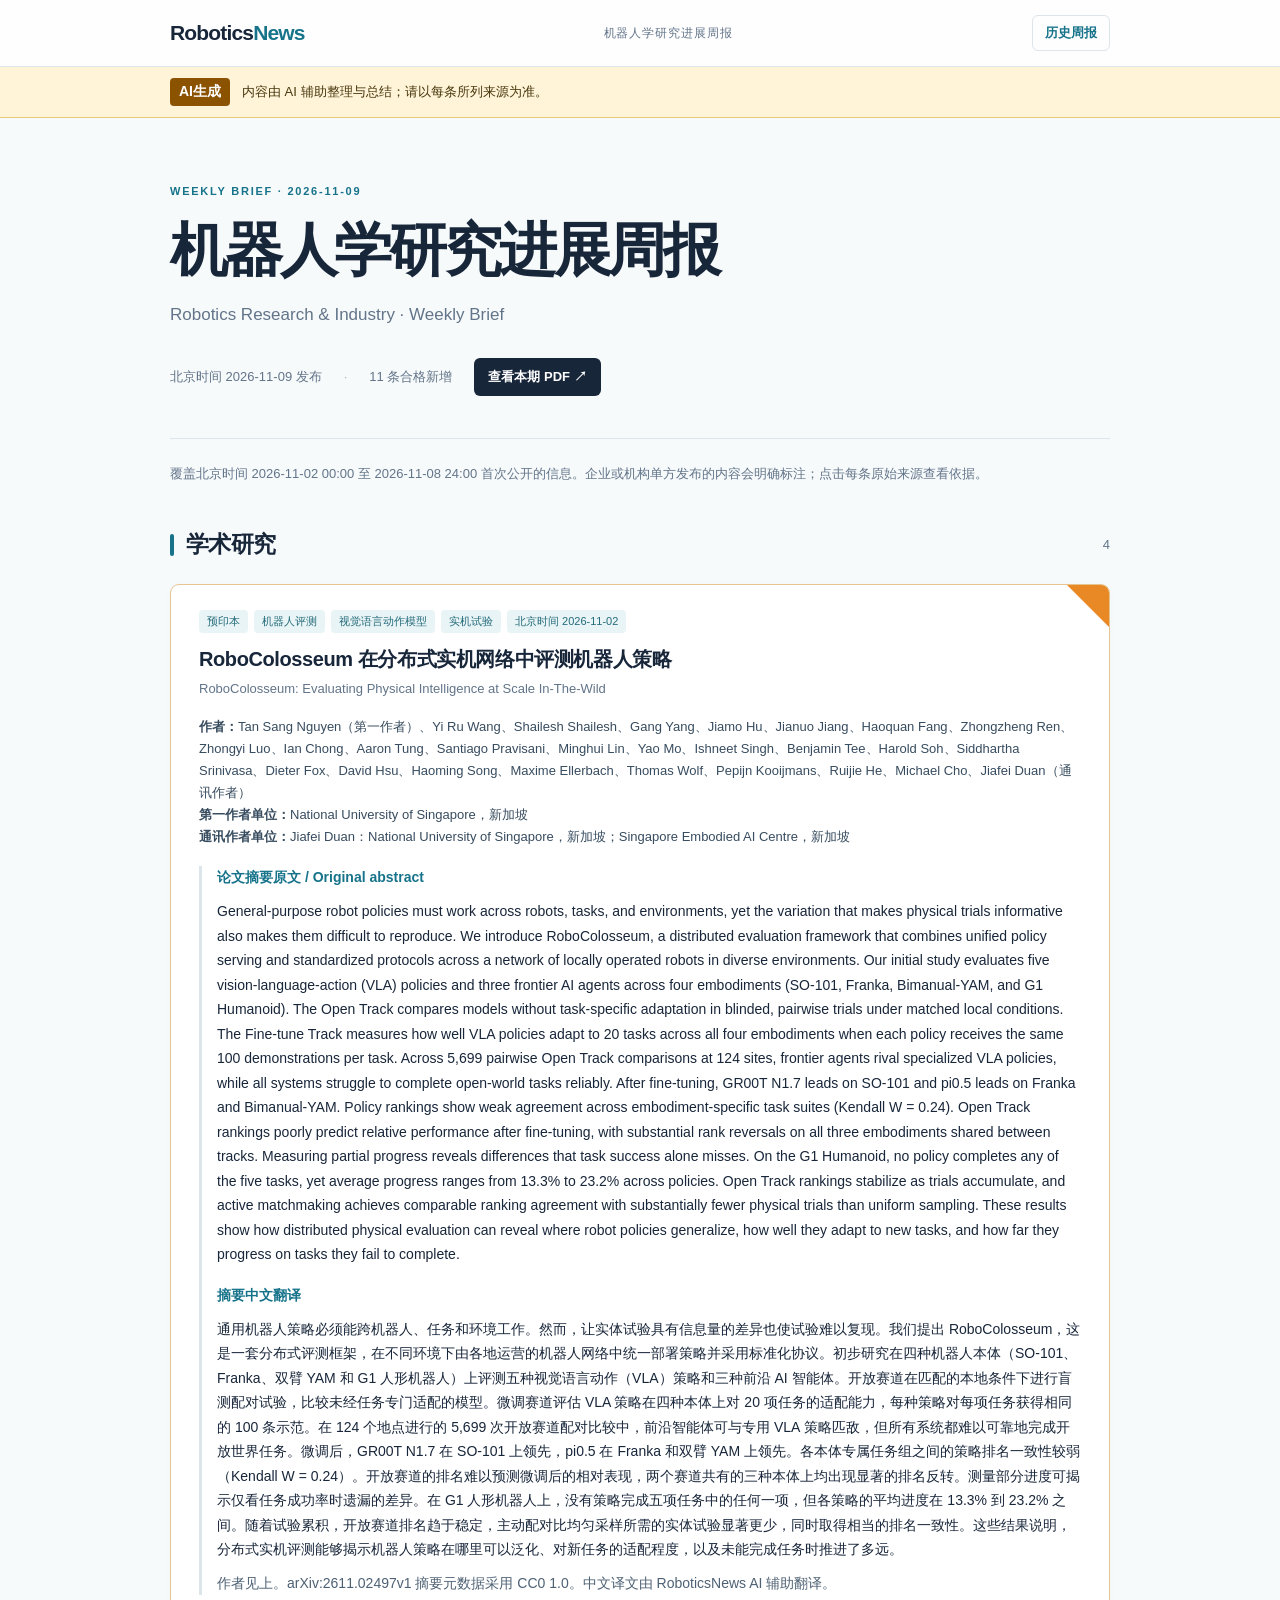
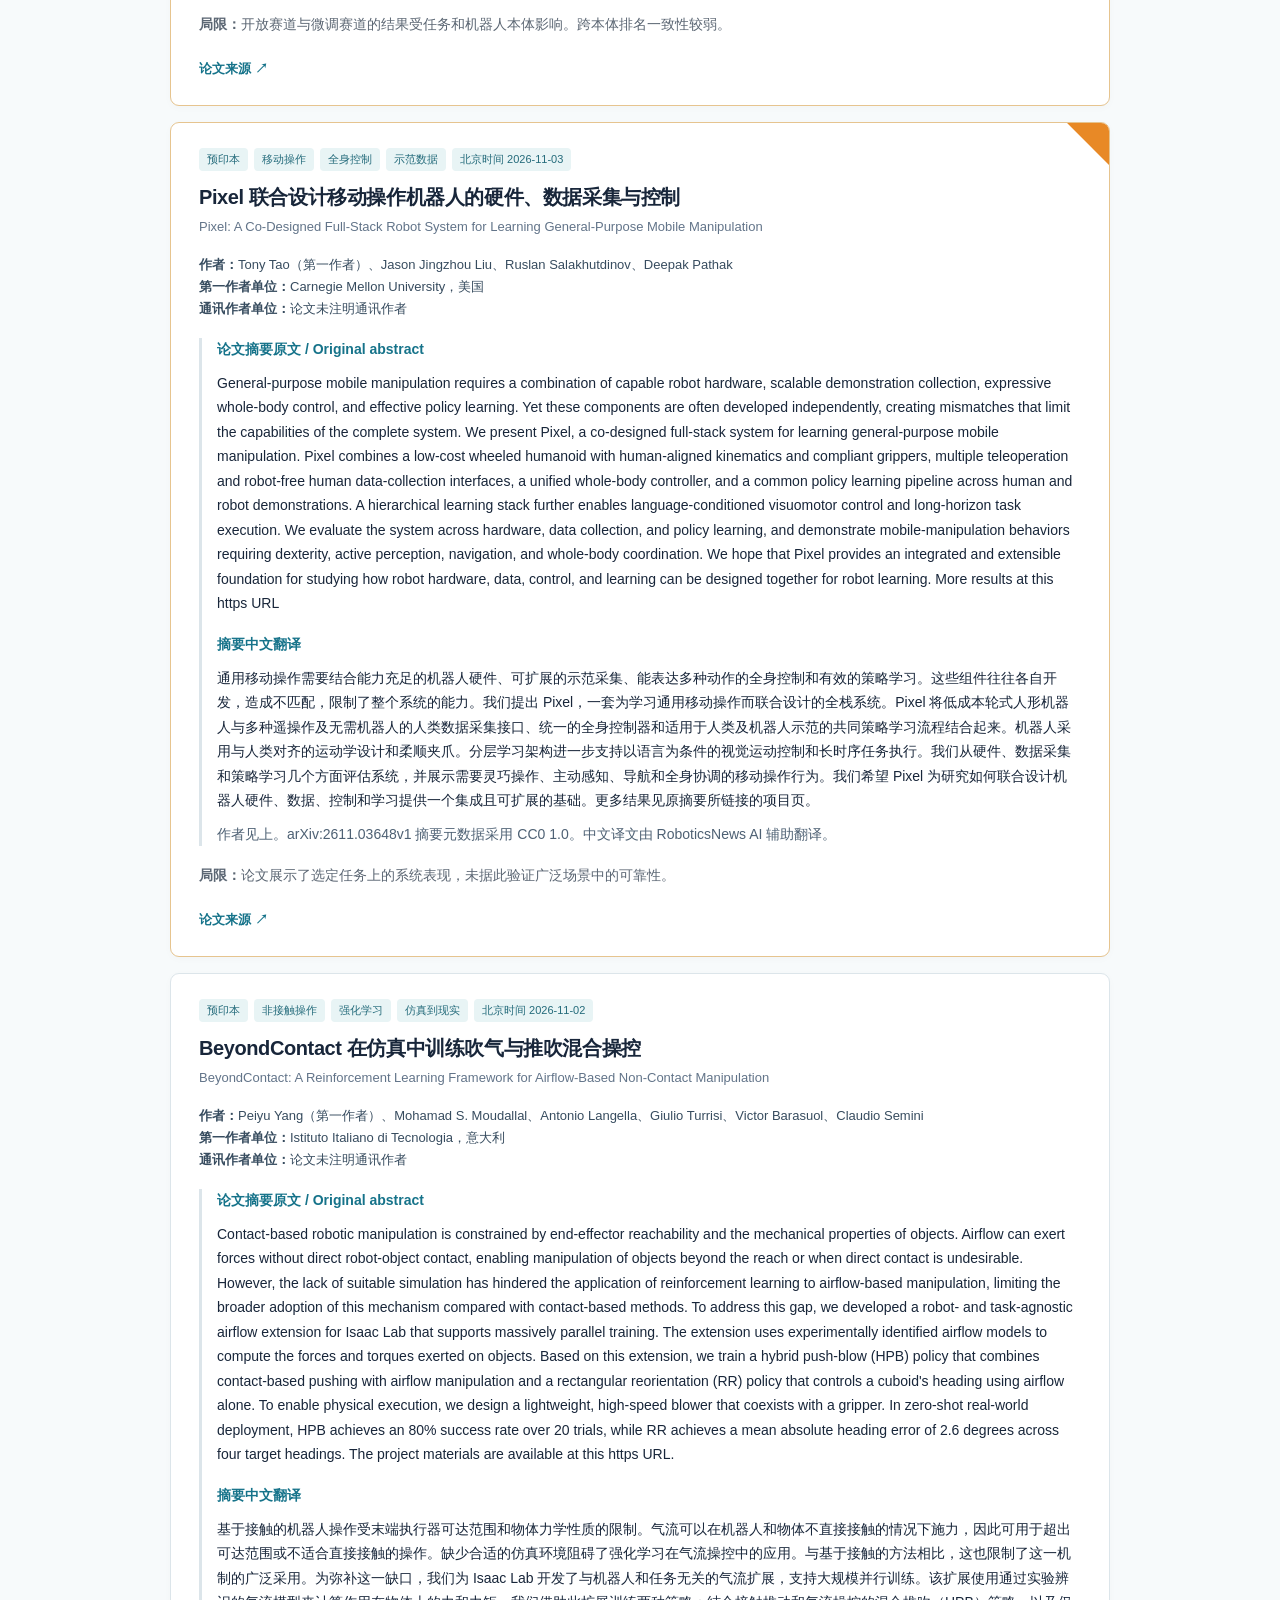
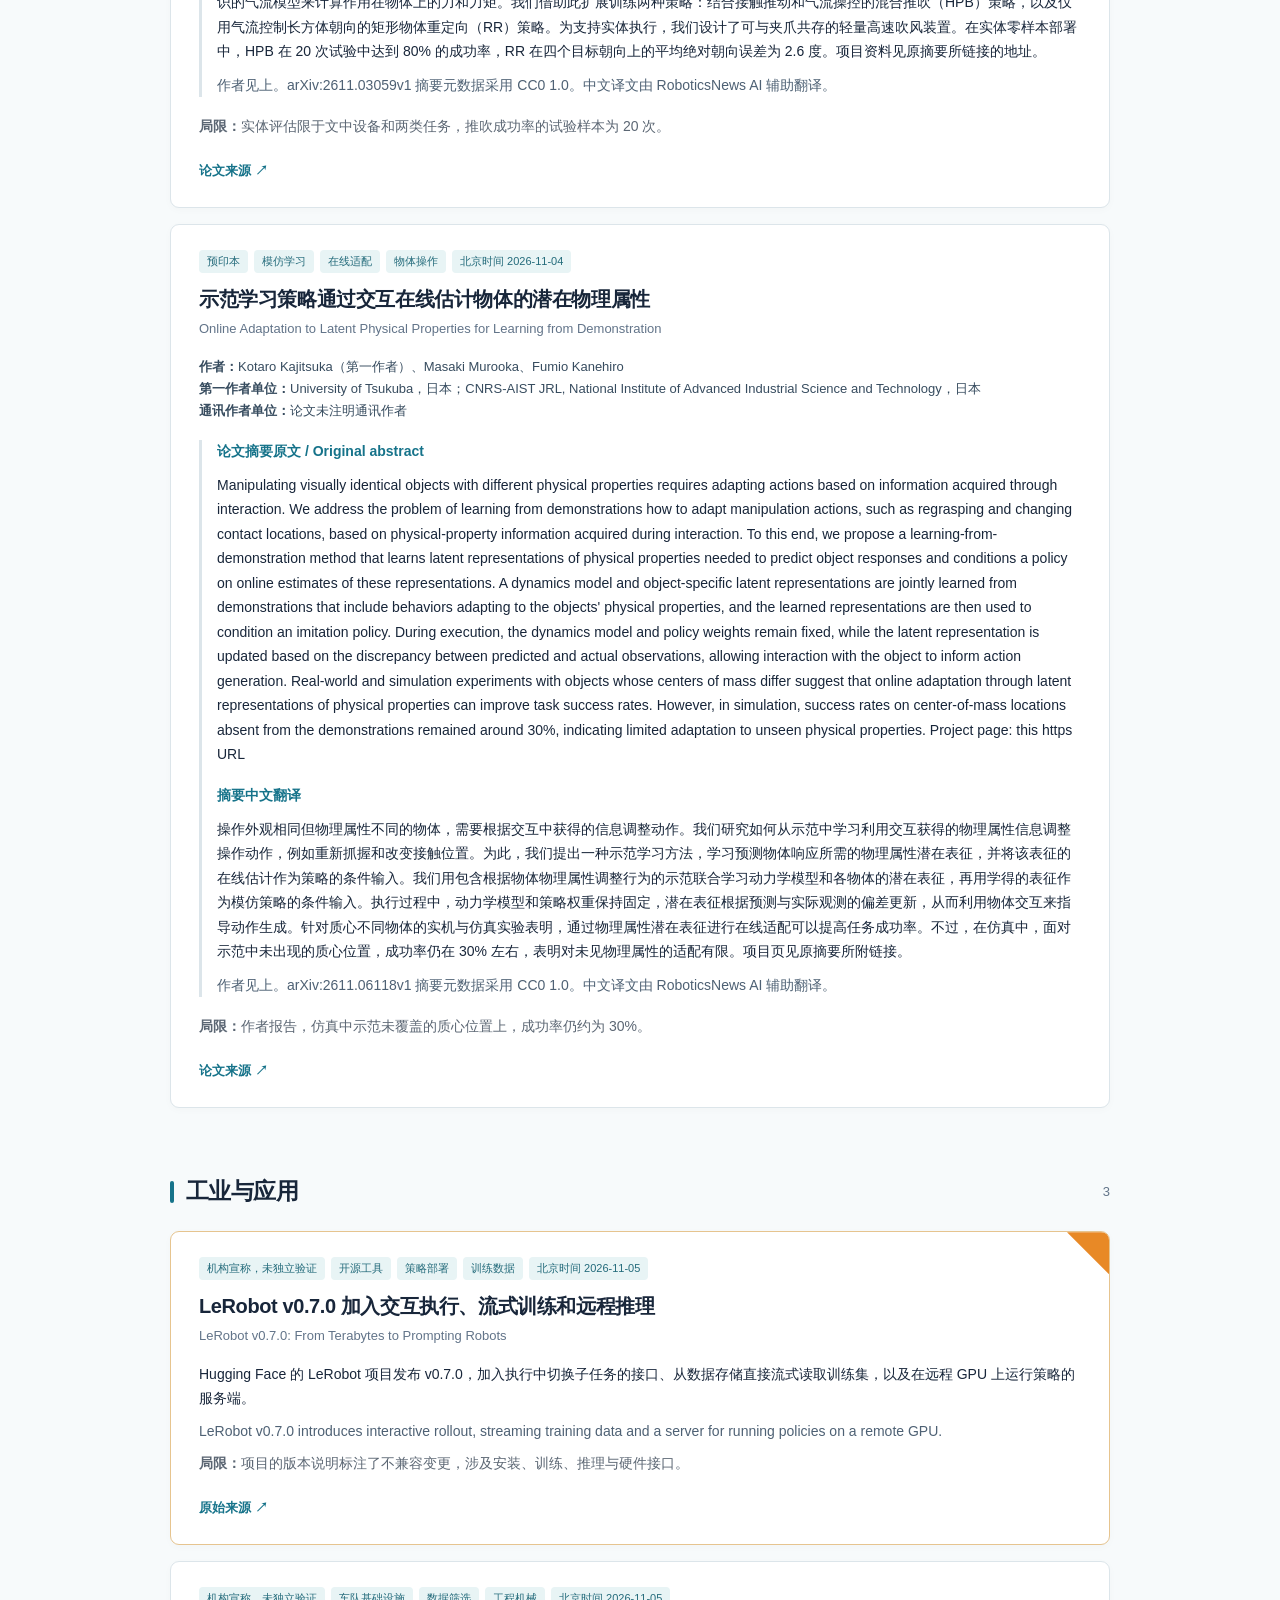
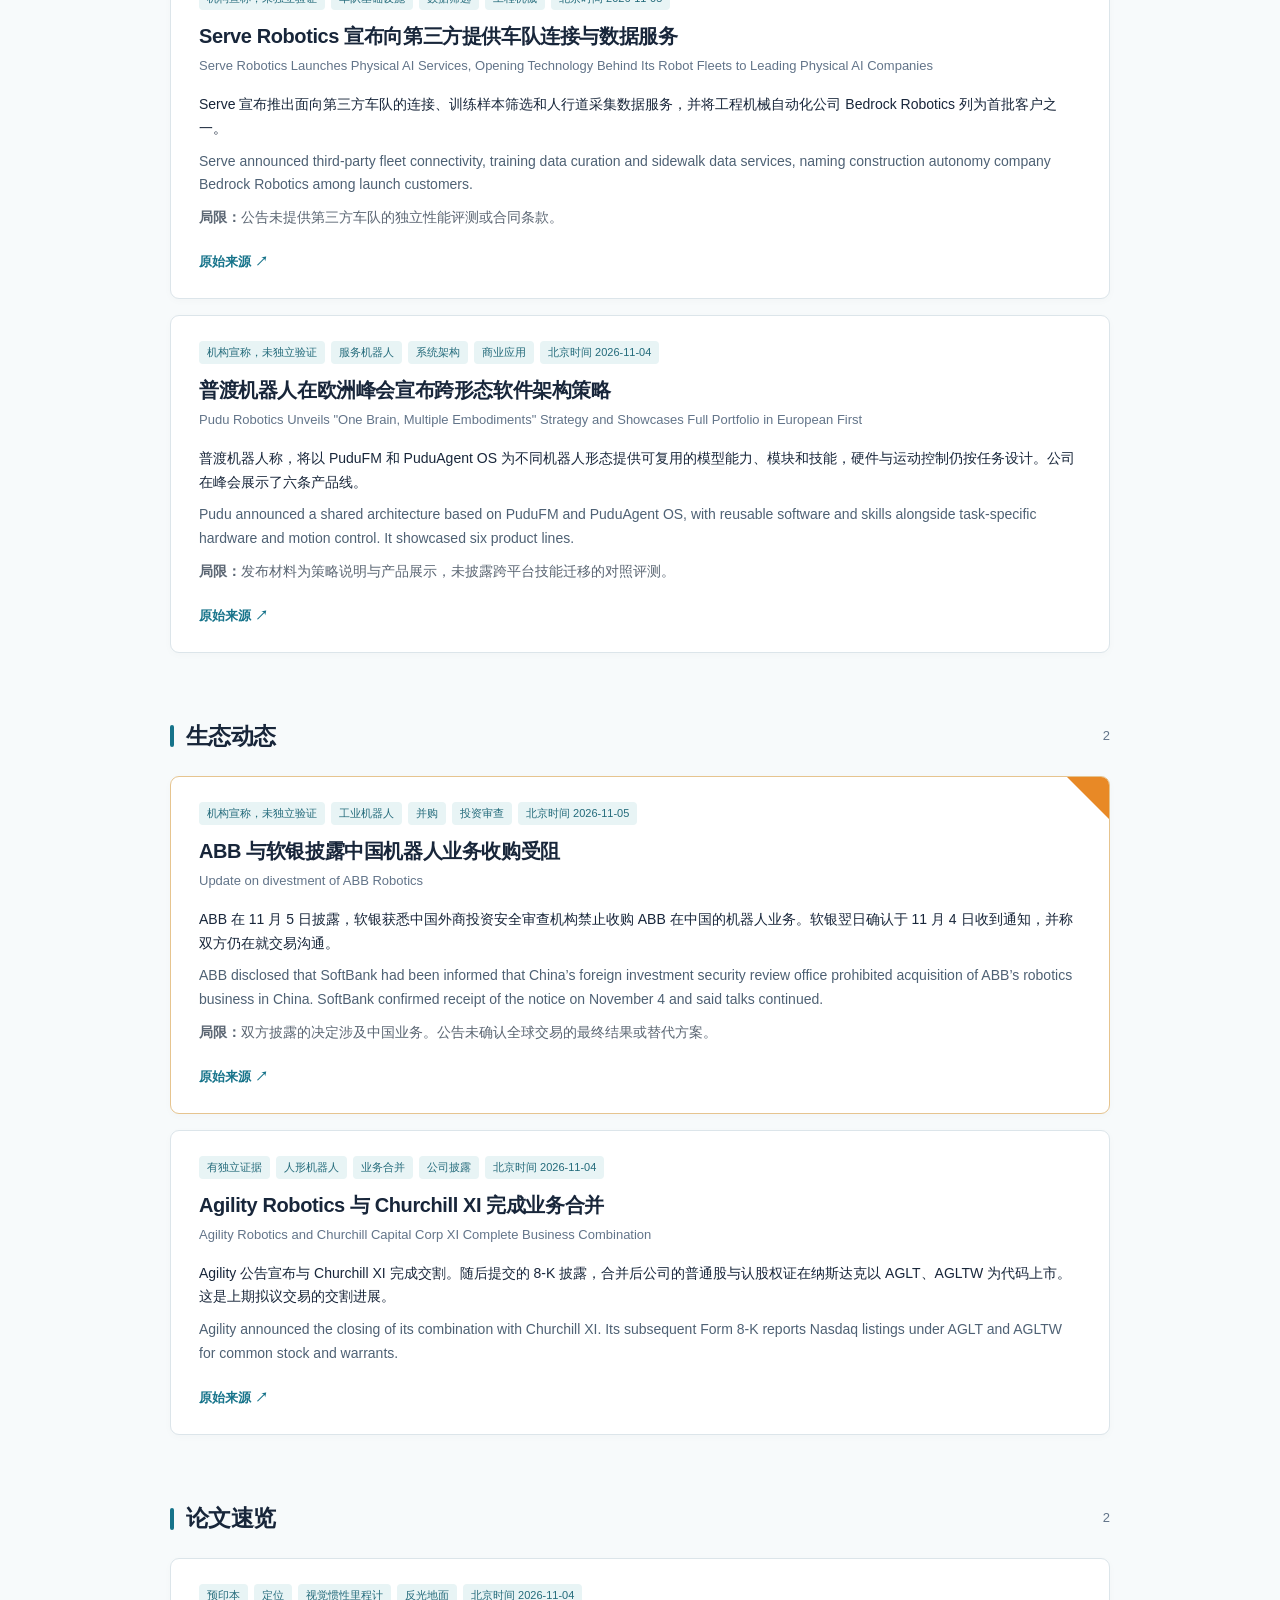
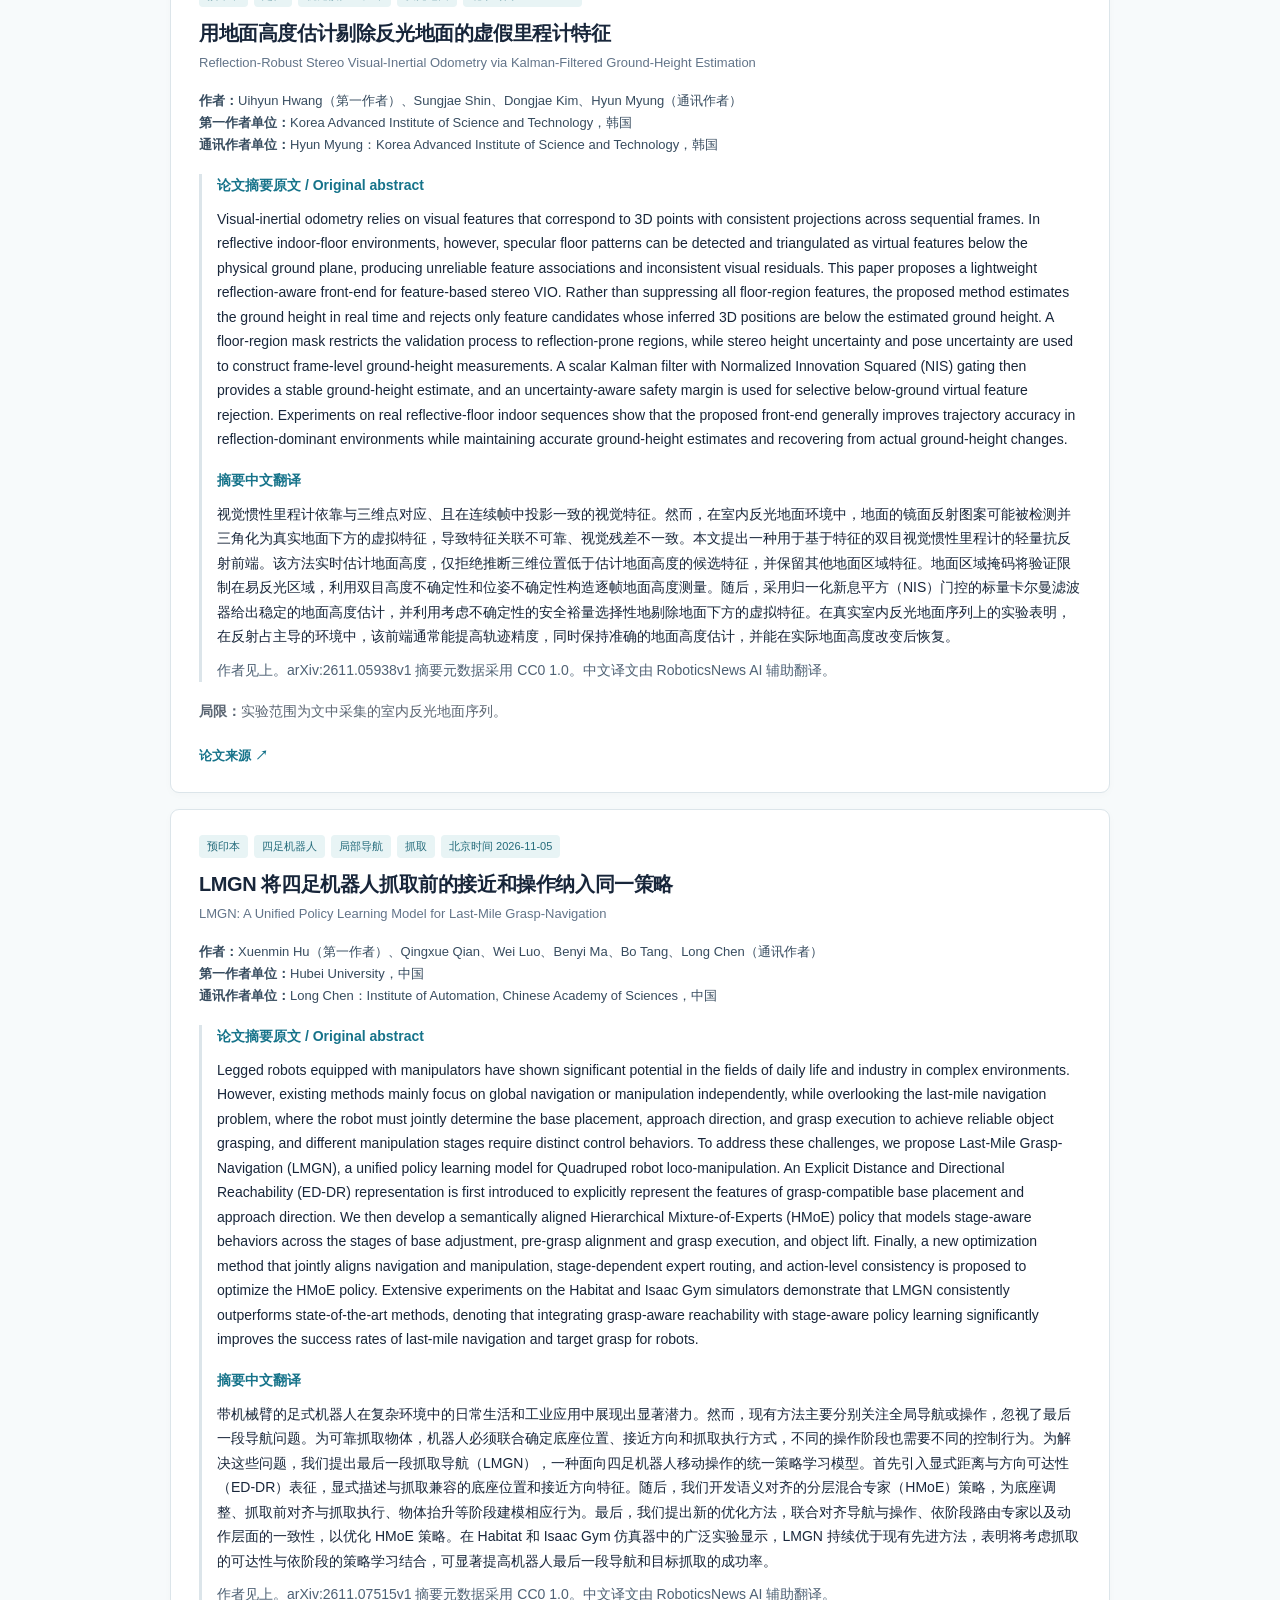
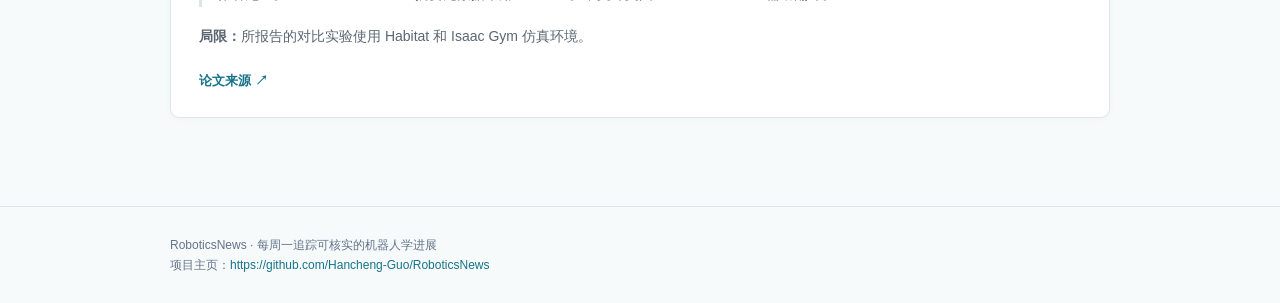
<file: site/index.html>
<!doctype html><html lang="zh-CN"><head><meta charset="utf-8"><meta name="viewport" content="width=device-width, initial-scale=1"><meta name="description" content="机器人学研究进展周报：论文、技术和产业动态"><title>2026-11-09 周报 · RoboticsNews</title><link rel="stylesheet" href="style.css"></head><body><header class="site-header"><div class="shell header-inner"><a class="brand" href="index.html">Robotics<span>News</span></a><span class="header-note">机器人学研究进展周报</span><nav aria-label="主导航"><a class="header-action" href="archive.html">历史周报</a></nav></div></header><div class="ai-disclosure" role="note"><div class="shell"><strong>AI生成</strong><span>内容由 AI 辅助整理与总结；请以每条所列来源为准。</span></div></div><main class="shell"><section class="hero"><div class="eyebrow">WEEKLY BRIEF · 2026-11-09</div><h1>机器人学研究进展周报</h1><p class="hero-sub">Robotics Research & Industry · Weekly Brief</p><div class="hero-meta"><span>北京时间 2026-11-09 发布</span><span>11 条合格新增</span><a class="pdf-link" href="https://hancheng-guo.github.io/RoboticsNews/digests/2026-11-09.pdf" target="_blank" rel="noopener noreferrer">查看本期 PDF ↗</a></div></section><p class="issue-note">覆盖北京时间 2026-11-02 00:00 至 2026-11-08 24:00 首次公开的信息。企业或机构单方发布的内容会明确标注；点击每条原始来源查看依据。</p><section class="content-section"><div class="section-title"><span class="section-mark"></span><h2>学术研究</h2><span class="section-count">4</span></div><div class="entries"><article class="entry featured" id="arxiv-2611.02497"><span class="featured-corner" role="img" aria-label="重点条目" title="重点条目"></span><div class="tags"><span class="tag">预印本</span><span class="tag">机器人评测</span><span class="tag">视觉语言动作模型</span><span class="tag">实机试验</span><span class="tag">北京时间 2026-11-02</span></div><h3>RoboColosseum 在分布式实机网络中评测机器人策略</h3><p class="entry-en-title">RoboColosseum: Evaluating Physical Intelligence at Scale In-The-Wild</p><p class="paper-affiliation"><strong>作者：</strong>Tan Sang Nguyen（第一作者）、Yi Ru Wang、Shailesh Shailesh、Gang Yang、Jiamo Hu、Jianuo Jiang、Haoquan Fang、Zhongzheng Ren、Zhongyi Luo、Ian Chong、Aaron Tung、Santiago Pravisani、Minghui Lin、Yao Mo、Ishneet Singh、Benjamin Tee、Harold Soh、Siddhartha Srinivasa、Dieter Fox、David Hsu、Haoming Song、Maxime Ellerbach、Thomas Wolf、Pepijn Kooijmans、Ruijie He、Michael Cho、Jiafei Duan（通讯作者）<br><strong>第一作者单位：</strong>National University of Singapore，新加坡<br><strong>通讯作者单位：</strong>Jiafei Duan：National University of Singapore，新加坡；Singapore Embodied AI Centre，新加坡</p><div class="paper-abstract"><h4>论文摘要原文 / Original abstract</h4><p lang="en">General-purpose robot policies must work across robots, tasks, and environments, yet the variation that makes physical trials informative also makes them difficult to reproduce. We introduce RoboColosseum, a distributed evaluation framework that combines unified policy serving and standardized protocols across a network of locally operated robots in diverse environments. Our initial study evaluates five vision-language-action (VLA) policies and three frontier AI agents across four embodiments (SO-101, Franka, Bimanual-YAM, and G1 Humanoid). The Open Track compares models without task-specific adaptation in blinded, pairwise trials under matched local conditions. The Fine-tune Track measures how well VLA policies adapt to 20 tasks across all four embodiments when each policy receives the same 100 demonstrations per task. Across 5,699 pairwise Open Track comparisons at 124 sites, frontier agents rival specialized VLA policies, while all systems struggle to complete open-world tasks reliably. After fine-tuning, GR00T N1.7 leads on SO-101 and pi0.5 leads on Franka and Bimanual-YAM. Policy rankings show weak agreement across embodiment-specific task suites (Kendall W = 0.24). Open Track rankings poorly predict relative performance after fine-tuning, with substantial rank reversals on all three embodiments shared between tracks. Measuring partial progress reveals differences that task success alone misses. On the G1 Humanoid, no policy completes any of the five tasks, yet average progress ranges from 13.3% to 23.2% across policies. Open Track rankings stabilize as trials accumulate, and active matchmaking achieves comparable ranking agreement with substantially fewer physical trials than uniform sampling. These results show how distributed physical evaluation can reveal where robot policies generalize, how well they adapt to new tasks, and how far they progress on tasks they fail to complete.</p><h4>摘要中文翻译</h4><p lang="zh-CN">通用机器人策略必须能跨机器人、任务和环境工作。然而，让实体试验具有信息量的差异也使试验难以复现。我们提出 RoboColosseum，这是一套分布式评测框架，在不同环境下由各地运营的机器人网络中统一部署策略并采用标准化协议。初步研究在四种机器人本体（SO-101、Franka、双臂 YAM 和 G1 人形机器人）上评测五种视觉语言动作（VLA）策略和三种前沿 AI 智能体。开放赛道在匹配的本地条件下进行盲测配对试验，比较未经任务专门适配的模型。微调赛道评估 VLA 策略在四种本体上对 20 项任务的适配能力，每种策略对每项任务获得相同的 100 条示范。在 124 个地点进行的 5,699 次开放赛道配对比较中，前沿智能体可与专用 VLA 策略匹敌，但所有系统都难以可靠地完成开放世界任务。微调后，GR00T N1.7 在 SO-101 上领先，pi0.5 在 Franka 和双臂 YAM 上领先。各本体专属任务组之间的策略排名一致性较弱（Kendall W = 0.24）。开放赛道的排名难以预测微调后的相对表现，两个赛道共有的三种本体上均出现显著的排名反转。测量部分进度可揭示仅看任务成功率时遗漏的差异。在 G1 人形机器人上，没有策略完成五项任务中的任何一项，但各策略的平均进度在 13.3% 到 23.2% 之间。随着试验累积，开放赛道排名趋于稳定，主动配对比均匀采样所需的实体试验显著更少，同时取得相当的排名一致性。这些结果说明，分布式实机评测能够揭示机器人策略在哪里可以泛化、对新任务的适配程度，以及未能完成任务时推进了多远。</p><p class="entry-en">作者见上。arXiv:2611.02497v1 摘要元数据采用 CC0 1.0。中文译文由 RoboticsNews AI 辅助翻译。</p></div><p class="limitations"><strong>局限：</strong>开放赛道与微调赛道的结果受任务和机器人本体影响。跨本体排名一致性较弱。</p><div class="entry-links"><a href="https://arxiv.org/abs/2611.02497v1" target="_blank" rel="noopener noreferrer">论文来源 ↗</a></div></article><article class="entry featured" id="arxiv-2611.03648"><span class="featured-corner" role="img" aria-label="重点条目" title="重点条目"></span><div class="tags"><span class="tag">预印本</span><span class="tag">移动操作</span><span class="tag">全身控制</span><span class="tag">示范数据</span><span class="tag">北京时间 2026-11-03</span></div><h3>Pixel 联合设计移动操作机器人的硬件、数据采集与控制</h3><p class="entry-en-title">Pixel: A Co-Designed Full-Stack Robot System for Learning General-Purpose Mobile Manipulation</p><p class="paper-affiliation"><strong>作者：</strong>Tony Tao（第一作者）、Jason Jingzhou Liu、Ruslan Salakhutdinov、Deepak Pathak<br><strong>第一作者单位：</strong>Carnegie Mellon University，美国<br><strong>通讯作者单位：</strong>论文未注明通讯作者</p><div class="paper-abstract"><h4>论文摘要原文 / Original abstract</h4><p lang="en">General-purpose mobile manipulation requires a combination of capable robot hardware, scalable demonstration collection, expressive whole-body control, and effective policy learning. Yet these components are often developed independently, creating mismatches that limit the capabilities of the complete system. We present Pixel, a co-designed full-stack system for learning general-purpose mobile manipulation. Pixel combines a low-cost wheeled humanoid with human-aligned kinematics and compliant grippers, multiple teleoperation and robot-free human data-collection interfaces, a unified whole-body controller, and a common policy learning pipeline across human and robot demonstrations. A hierarchical learning stack further enables language-conditioned visuomotor control and long-horizon task execution. We evaluate the system across hardware, data collection, and policy learning, and demonstrate mobile-manipulation behaviors requiring dexterity, active perception, navigation, and whole-body coordination. We hope that Pixel provides an integrated and extensible foundation for studying how robot hardware, data, control, and learning can be designed together for robot learning. More results at this https URL</p><h4>摘要中文翻译</h4><p lang="zh-CN">通用移动操作需要结合能力充足的机器人硬件、可扩展的示范采集、能表达多种动作的全身控制和有效的策略学习。这些组件往往各自开发，造成不匹配，限制了整个系统的能力。我们提出 Pixel，一套为学习通用移动操作而联合设计的全栈系统。Pixel 将低成本轮式人形机器人与多种遥操作及无需机器人的人类数据采集接口、统一的全身控制器和适用于人类及机器人示范的共同策略学习流程结合起来。机器人采用与人类对齐的运动学设计和柔顺夹爪。分层学习架构进一步支持以语言为条件的视觉运动控制和长时序任务执行。我们从硬件、数据采集和策略学习几个方面评估系统，并展示需要灵巧操作、主动感知、导航和全身协调的移动操作行为。我们希望 Pixel 为研究如何联合设计机器人硬件、数据、控制和学习提供一个集成且可扩展的基础。更多结果见原摘要所链接的项目页。</p><p class="entry-en">作者见上。arXiv:2611.03648v1 摘要元数据采用 CC0 1.0。中文译文由 RoboticsNews AI 辅助翻译。</p></div><p class="limitations"><strong>局限：</strong>论文展示了选定任务上的系统表现，未据此验证广泛场景中的可靠性。</p><div class="entry-links"><a href="https://arxiv.org/abs/2611.03648v1" target="_blank" rel="noopener noreferrer">论文来源 ↗</a></div></article><article class="entry" id="arxiv-2611.03059"><div class="tags"><span class="tag">预印本</span><span class="tag">非接触操作</span><span class="tag">强化学习</span><span class="tag">仿真到现实</span><span class="tag">北京时间 2026-11-02</span></div><h3>BeyondContact 在仿真中训练吹气与推吹混合操控</h3><p class="entry-en-title">BeyondContact: A Reinforcement Learning Framework for Airflow-Based Non-Contact Manipulation</p><p class="paper-affiliation"><strong>作者：</strong>Peiyu Yang（第一作者）、Mohamad S. Moudallal、Antonio Langella、Giulio Turrisi、Victor Barasuol、Claudio Semini<br><strong>第一作者单位：</strong>Istituto Italiano di Tecnologia，意大利<br><strong>通讯作者单位：</strong>论文未注明通讯作者</p><div class="paper-abstract"><h4>论文摘要原文 / Original abstract</h4><p lang="en">Contact-based robotic manipulation is constrained by end-effector reachability and the mechanical properties of objects. Airflow can exert forces without direct robot-object contact, enabling manipulation of objects beyond the reach or when direct contact is undesirable. However, the lack of suitable simulation has hindered the application of reinforcement learning to airflow-based manipulation, limiting the broader adoption of this mechanism compared with contact-based methods. To address this gap, we developed a robot- and task-agnostic airflow extension for Isaac Lab that supports massively parallel training. The extension uses experimentally identified airflow models to compute the forces and torques exerted on objects. Based on this extension, we train a hybrid push-blow (HPB) policy that combines contact-based pushing with airflow manipulation and a rectangular reorientation (RR) policy that controls a cuboid&#39;s heading using airflow alone. To enable physical execution, we design a lightweight, high-speed blower that coexists with a gripper. In zero-shot real-world deployment, HPB achieves an 80% success rate over 20 trials, while RR achieves a mean absolute heading error of 2.6 degrees across four target headings. The project materials are available at this https URL.</p><h4>摘要中文翻译</h4><p lang="zh-CN">基于接触的机器人操作受末端执行器可达范围和物体力学性质的限制。气流可以在机器人和物体不直接接触的情况下施力，因此可用于超出可达范围或不适合直接接触的操作。缺少合适的仿真环境阻碍了强化学习在气流操控中的应用。与基于接触的方法相比，这也限制了这一机制的广泛采用。为弥补这一缺口，我们为 Isaac Lab 开发了与机器人和任务无关的气流扩展，支持大规模并行训练。该扩展使用通过实验辨识的气流模型来计算作用在物体上的力和力矩。我们借助此扩展训练两种策略：结合接触推动和气流操控的混合推吹（HPB）策略，以及仅用气流控制长方体朝向的矩形物体重定向（RR）策略。为支持实体执行，我们设计了可与夹爪共存的轻量高速吹风装置。在实体零样本部署中，HPB 在 20 次试验中达到 80% 的成功率，RR 在四个目标朝向上的平均绝对朝向误差为 2.6 度。项目资料见原摘要所链接的地址。</p><p class="entry-en">作者见上。arXiv:2611.03059v1 摘要元数据采用 CC0 1.0。中文译文由 RoboticsNews AI 辅助翻译。</p></div><p class="limitations"><strong>局限：</strong>实体评估限于文中设备和两类任务，推吹成功率的试验样本为 20 次。</p><div class="entry-links"><a href="https://arxiv.org/abs/2611.03059v1" target="_blank" rel="noopener noreferrer">论文来源 ↗</a></div></article><article class="entry" id="arxiv-2611.06118"><div class="tags"><span class="tag">预印本</span><span class="tag">模仿学习</span><span class="tag">在线适配</span><span class="tag">物体操作</span><span class="tag">北京时间 2026-11-04</span></div><h3>示范学习策略通过交互在线估计物体的潜在物理属性</h3><p class="entry-en-title">Online Adaptation to Latent Physical Properties for Learning from Demonstration</p><p class="paper-affiliation"><strong>作者：</strong>Kotaro Kajitsuka（第一作者）、Masaki Murooka、Fumio Kanehiro<br><strong>第一作者单位：</strong>University of Tsukuba，日本；CNRS-AIST JRL, National Institute of Advanced Industrial Science and Technology，日本<br><strong>通讯作者单位：</strong>论文未注明通讯作者</p><div class="paper-abstract"><h4>论文摘要原文 / Original abstract</h4><p lang="en">Manipulating visually identical objects with different physical properties requires adapting actions based on information acquired through interaction. We address the problem of learning from demonstrations how to adapt manipulation actions, such as regrasping and changing contact locations, based on physical-property information acquired during interaction. To this end, we propose a learning-from-demonstration method that learns latent representations of physical properties needed to predict object responses and conditions a policy on online estimates of these representations. A dynamics model and object-specific latent representations are jointly learned from demonstrations that include behaviors adapting to the objects&#39; physical properties, and the learned representations are then used to condition an imitation policy. During execution, the dynamics model and policy weights remain fixed, while the latent representation is updated based on the discrepancy between predicted and actual observations, allowing interaction with the object to inform action generation. Real-world and simulation experiments with objects whose centers of mass differ suggest that online adaptation through latent representations of physical properties can improve task success rates. However, in simulation, success rates on center-of-mass locations absent from the demonstrations remained around 30%, indicating limited adaptation to unseen physical properties. Project page: this https URL</p><h4>摘要中文翻译</h4><p lang="zh-CN">操作外观相同但物理属性不同的物体，需要根据交互中获得的信息调整动作。我们研究如何从示范中学习利用交互获得的物理属性信息调整操作动作，例如重新抓握和改变接触位置。为此，我们提出一种示范学习方法，学习预测物体响应所需的物理属性潜在表征，并将该表征的在线估计作为策略的条件输入。我们用包含根据物体物理属性调整行为的示范联合学习动力学模型和各物体的潜在表征，再用学得的表征作为模仿策略的条件输入。执行过程中，动力学模型和策略权重保持固定，潜在表征根据预测与实际观测的偏差更新，从而利用物体交互来指导动作生成。针对质心不同物体的实机与仿真实验表明，通过物理属性潜在表征进行在线适配可以提高任务成功率。不过，在仿真中，面对示范中未出现的质心位置，成功率仍在 30% 左右，表明对未见物理属性的适配有限。项目页见原摘要所附链接。</p><p class="entry-en">作者见上。arXiv:2611.06118v1 摘要元数据采用 CC0 1.0。中文译文由 RoboticsNews AI 辅助翻译。</p></div><p class="limitations"><strong>局限：</strong>作者报告，仿真中示范未覆盖的质心位置上，成功率仍约为 30%。</p><div class="entry-links"><a href="https://arxiv.org/abs/2611.06118v1" target="_blank" rel="noopener noreferrer">论文来源 ↗</a></div></article></div></section><section class="content-section"><div class="section-title"><span class="section-mark"></span><h2>工业与应用</h2><span class="section-count">3</span></div><div class="entries"><article class="entry featured" id="lerobot-v0-7-0"><span class="featured-corner" role="img" aria-label="重点条目" title="重点条目"></span><div class="tags"><span class="tag">机构宣称，未独立验证</span><span class="tag">开源工具</span><span class="tag">策略部署</span><span class="tag">训练数据</span><span class="tag">北京时间 2026-11-05</span></div><h3>LeRobot v0.7.0 加入交互执行、流式训练和远程推理</h3><p class="entry-en-title">LeRobot v0.7.0: From Terabytes to Prompting Robots</p><p>Hugging Face 的 LeRobot 项目发布 v0.7.0，加入执行中切换子任务的接口、从数据存储直接流式读取训练集，以及在远程 GPU 上运行策略的服务端。</p><p class="entry-en" lang="en">LeRobot v0.7.0 introduces interactive rollout, streaming training data and a server for running policies on a remote GPU.</p><p class="limitations"><strong>局限：</strong>项目的版本说明标注了不兼容变更，涉及安装、训练、推理与硬件接口。</p><div class="entry-links"><a href="https://github.com/huggingface/lerobot/releases/tag/v0.7.0" target="_blank" rel="noopener noreferrer">原始来源 ↗</a></div></article><article class="entry" id="serve-physical-ai-services-2026-11-05"><div class="tags"><span class="tag">机构宣称，未独立验证</span><span class="tag">车队基础设施</span><span class="tag">数据筛选</span><span class="tag">工程机械</span><span class="tag">北京时间 2026-11-05</span></div><h3>Serve Robotics 宣布向第三方提供车队连接与数据服务</h3><p class="entry-en-title">Serve Robotics Launches Physical AI Services, Opening Technology Behind Its Robot Fleets to Leading Physical AI Companies</p><p>Serve 宣布推出面向第三方车队的连接、训练样本筛选和人行道采集数据服务，并将工程机械自动化公司 Bedrock Robotics 列为首批客户之一。</p><p class="entry-en" lang="en">Serve announced third-party fleet connectivity, training data curation and sidewalk data services, naming construction autonomy company Bedrock Robotics among launch customers.</p><p class="limitations"><strong>局限：</strong>公告未提供第三方车队的独立性能评测或合同条款。</p><div class="entry-links"><a href="https://serverobotics.gcs-web.com/news-releases/news-release-details/serve-robotics-launches-physical-ai-services-opening-technology" target="_blank" rel="noopener noreferrer">原始来源 ↗</a></div></article><article class="entry" id="pudu-europe-summit-2026-11-04"><div class="tags"><span class="tag">机构宣称，未独立验证</span><span class="tag">服务机器人</span><span class="tag">系统架构</span><span class="tag">商业应用</span><span class="tag">北京时间 2026-11-04</span></div><h3>普渡机器人在欧洲峰会宣布跨形态软件架构策略</h3><p class="entry-en-title">Pudu Robotics Unveils &quot;One Brain, Multiple Embodiments&quot; Strategy and Showcases Full Portfolio in European First</p><p>普渡机器人称，将以 PuduFM 和 PuduAgent OS 为不同机器人形态提供可复用的模型能力、模块和技能，硬件与运动控制仍按任务设计。公司在峰会展示了六条产品线。</p><p class="entry-en" lang="en">Pudu announced a shared architecture based on PuduFM and PuduAgent OS, with reusable software and skills alongside task-specific hardware and motion control. It showcased six product lines.</p><p class="limitations"><strong>局限：</strong>发布材料为策略说明与产品展示，未披露跨平台技能迁移的对照评测。</p><div class="entry-links"><a href="https://www.pudurobotics.com/en/news/pudu-robotics-european-partner-summit-2026" target="_blank" rel="noopener noreferrer">原始来源 ↗</a></div></article></div></section><section class="content-section"><div class="section-title"><span class="section-mark"></span><h2>生态动态</h2><span class="section-count">2</span></div><div class="entries"><article class="entry featured" id="abb-softbank-china-review-2026-11-05"><span class="featured-corner" role="img" aria-label="重点条目" title="重点条目"></span><div class="tags"><span class="tag">机构宣称，未独立验证</span><span class="tag">工业机器人</span><span class="tag">并购</span><span class="tag">投资审查</span><span class="tag">北京时间 2026-11-05</span></div><h3>ABB 与软银披露中国机器人业务收购受阻</h3><p class="entry-en-title">Update on divestment of ABB Robotics</p><p>ABB 在 11 月 5 日披露，软银获悉中国外商投资安全审查机构禁止收购 ABB 在中国的机器人业务。软银翌日确认于 11 月 4 日收到通知，并称双方仍在就交易沟通。</p><p class="entry-en" lang="en">ABB disclosed that SoftBank had been informed that China’s foreign investment security review office prohibited acquisition of ABB’s robotics business in China. SoftBank confirmed receipt of the notice on November 4 and said talks continued.</p><p class="limitations"><strong>局限：</strong>双方披露的决定涉及中国业务。公告未确认全球交易的最终结果或替代方案。</p><div class="entry-links"><a href="https://resources.news.e.abb.com/attachments/published/140154/en-US/0A15DBC92198/20261105_Update_on_divestment_of_ABB_Robotics_EN.pdf" target="_blank" rel="noopener noreferrer">原始来源 ↗</a></div></article><article class="entry" id="agility-churchill-closing-2026-11-04"><div class="tags"><span class="tag">有独立证据</span><span class="tag">人形机器人</span><span class="tag">业务合并</span><span class="tag">公司披露</span><span class="tag">北京时间 2026-11-04</span></div><h3>Agility Robotics 与 Churchill XI 完成业务合并</h3><p class="entry-en-title">Agility Robotics and Churchill Capital Corp XI Complete Business Combination</p><p>Agility 公告宣布与 Churchill XI 完成交割。随后提交的 8-K 披露，合并后公司的普通股与认股权证在纳斯达克以 AGLT、AGLTW 为代码上市。这是上期拟议交易的交割进展。</p><p class="entry-en" lang="en">Agility announced the closing of its combination with Churchill XI. Its subsequent Form 8-K reports Nasdaq listings under AGLT and AGLTW for common stock and warrants.</p><div class="entry-links"><a href="https://www.agilityrobotics.com/content/agility-robotics-and-churchill-capital-corp-xi-complete-business-combination" target="_blank" rel="noopener noreferrer">原始来源 ↗</a></div></article></div></section><section class="content-section"><div class="section-title"><span class="section-mark"></span><h2>论文速览</h2><span class="section-count">2</span></div><div class="entries"><article class="entry" id="arxiv-2611.05938"><div class="tags"><span class="tag">预印本</span><span class="tag">定位</span><span class="tag">视觉惯性里程计</span><span class="tag">反光地面</span><span class="tag">北京时间 2026-11-04</span></div><h3>用地面高度估计剔除反光地面的虚假里程计特征</h3><p class="entry-en-title">Reflection-Robust Stereo Visual-Inertial Odometry via Kalman-Filtered Ground-Height Estimation</p><p class="paper-affiliation"><strong>作者：</strong>Uihyun Hwang（第一作者）、Sungjae Shin、Dongjae Kim、Hyun Myung（通讯作者）<br><strong>第一作者单位：</strong>Korea Advanced Institute of Science and Technology，韩国<br><strong>通讯作者单位：</strong>Hyun Myung：Korea Advanced Institute of Science and Technology，韩国</p><div class="paper-abstract"><h4>论文摘要原文 / Original abstract</h4><p lang="en">Visual-inertial odometry relies on visual features that correspond to 3D points with consistent projections across sequential frames. In reflective indoor-floor environments, however, specular floor patterns can be detected and triangulated as virtual features below the physical ground plane, producing unreliable feature associations and inconsistent visual residuals. This paper proposes a lightweight reflection-aware front-end for feature-based stereo VIO. Rather than suppressing all floor-region features, the proposed method estimates the ground height in real time and rejects only feature candidates whose inferred 3D positions are below the estimated ground height. A floor-region mask restricts the validation process to reflection-prone regions, while stereo height uncertainty and pose uncertainty are used to construct frame-level ground-height measurements. A scalar Kalman filter with Normalized Innovation Squared (NIS) gating then provides a stable ground-height estimate, and an uncertainty-aware safety margin is used for selective below-ground virtual feature rejection. Experiments on real reflective-floor indoor sequences show that the proposed front-end generally improves trajectory accuracy in reflection-dominant environments while maintaining accurate ground-height estimates and recovering from actual ground-height changes.</p><h4>摘要中文翻译</h4><p lang="zh-CN">视觉惯性里程计依靠与三维点对应、且在连续帧中投影一致的视觉特征。然而，在室内反光地面环境中，地面的镜面反射图案可能被检测并三角化为真实地面下方的虚拟特征，导致特征关联不可靠、视觉残差不一致。本文提出一种用于基于特征的双目视觉惯性里程计的轻量抗反射前端。该方法实时估计地面高度，仅拒绝推断三维位置低于估计地面高度的候选特征，并保留其他地面区域特征。地面区域掩码将验证限制在易反光区域，利用双目高度不确定性和位姿不确定性构造逐帧地面高度测量。随后，采用归一化新息平方（NIS）门控的标量卡尔曼滤波器给出稳定的地面高度估计，并利用考虑不确定性的安全裕量选择性地剔除地面下方的虚拟特征。在真实室内反光地面序列上的实验表明，在反射占主导的环境中，该前端通常能提高轨迹精度，同时保持准确的地面高度估计，并能在实际地面高度改变后恢复。</p><p class="entry-en">作者见上。arXiv:2611.05938v1 摘要元数据采用 CC0 1.0。中文译文由 RoboticsNews AI 辅助翻译。</p></div><p class="limitations"><strong>局限：</strong>实验范围为文中采集的室内反光地面序列。</p><div class="entry-links"><a href="https://arxiv.org/abs/2611.05938v1" target="_blank" rel="noopener noreferrer">论文来源 ↗</a></div></article><article class="entry" id="arxiv-2611.07515"><div class="tags"><span class="tag">预印本</span><span class="tag">四足机器人</span><span class="tag">局部导航</span><span class="tag">抓取</span><span class="tag">北京时间 2026-11-05</span></div><h3>LMGN 将四足机器人抓取前的接近和操作纳入同一策略</h3><p class="entry-en-title">LMGN: A Unified Policy Learning Model for Last-Mile Grasp-Navigation</p><p class="paper-affiliation"><strong>作者：</strong>Xuenmin Hu（第一作者）、Qingxue Qian、Wei Luo、Benyi Ma、Bo Tang、Long Chen（通讯作者）<br><strong>第一作者单位：</strong>Hubei University，中国<br><strong>通讯作者单位：</strong>Long Chen：Institute of Automation, Chinese Academy of Sciences，中国</p><div class="paper-abstract"><h4>论文摘要原文 / Original abstract</h4><p lang="en">Legged robots equipped with manipulators have shown significant potential in the fields of daily life and industry in complex environments. However, existing methods mainly focus on global navigation or manipulation independently, while overlooking the last-mile navigation problem, where the robot must jointly determine the base placement, approach direction, and grasp execution to achieve reliable object grasping, and different manipulation stages require distinct control behaviors. To address these challenges, we propose Last-Mile Grasp-Navigation (LMGN), a unified policy learning model for Quadruped robot loco-manipulation. An Explicit Distance and Directional Reachability (ED-DR) representation is first introduced to explicitly represent the features of grasp-compatible base placement and approach direction. We then develop a semantically aligned Hierarchical Mixture-of-Experts (HMoE) policy that models stage-aware behaviors across the stages of base adjustment, pre-grasp alignment and grasp execution, and object lift. Finally, a new optimization method that jointly aligns navigation and manipulation, stage-dependent expert routing, and action-level consistency is proposed to optimize the HMoE policy. Extensive experiments on the Habitat and Isaac Gym simulators demonstrate that LMGN consistently outperforms state-of-the-art methods, denoting that integrating grasp-aware reachability with stage-aware policy learning significantly improves the success rates of last-mile navigation and target grasp for robots.</p><h4>摘要中文翻译</h4><p lang="zh-CN">带机械臂的足式机器人在复杂环境中的日常生活和工业应用中展现出显著潜力。然而，现有方法主要分别关注全局导航或操作，忽视了最后一段导航问题。为可靠抓取物体，机器人必须联合确定底座位置、接近方向和抓取执行方式，不同的操作阶段也需要不同的控制行为。为解决这些问题，我们提出最后一段抓取导航（LMGN），一种面向四足机器人移动操作的统一策略学习模型。首先引入显式距离与方向可达性（ED-DR）表征，显式描述与抓取兼容的底座位置和接近方向特征。随后，我们开发语义对齐的分层混合专家（HMoE）策略，为底座调整、抓取前对齐与抓取执行、物体抬升等阶段建模相应行为。最后，我们提出新的优化方法，联合对齐导航与操作、依阶段路由专家以及动作层面的一致性，以优化 HMoE 策略。在 Habitat 和 Isaac Gym 仿真器中的广泛实验显示，LMGN 持续优于现有先进方法，表明将考虑抓取的可达性与依阶段的策略学习结合，可显著提高机器人最后一段导航和目标抓取的成功率。</p><p class="entry-en">作者见上。arXiv:2611.07515v1 摘要元数据采用 CC0 1.0。中文译文由 RoboticsNews AI 辅助翻译。</p></div><p class="limitations"><strong>局限：</strong>所报告的对比实验使用 Habitat 和 Isaac Gym 仿真环境。</p><div class="entry-links"><a href="https://arxiv.org/abs/2611.07515v1" target="_blank" rel="noopener noreferrer">论文来源 ↗</a></div></article></div></section></main><footer class="site-footer"><div class="shell">RoboticsNews · 每周一追踪可核实的机器人学进展<br>项目主页：<a href="https://github.com/Hancheng-Guo/RoboticsNews" target="_blank" rel="noopener noreferrer">https://github.com/Hancheng-Guo/RoboticsNews</a></div></footer></body></html>
</file>
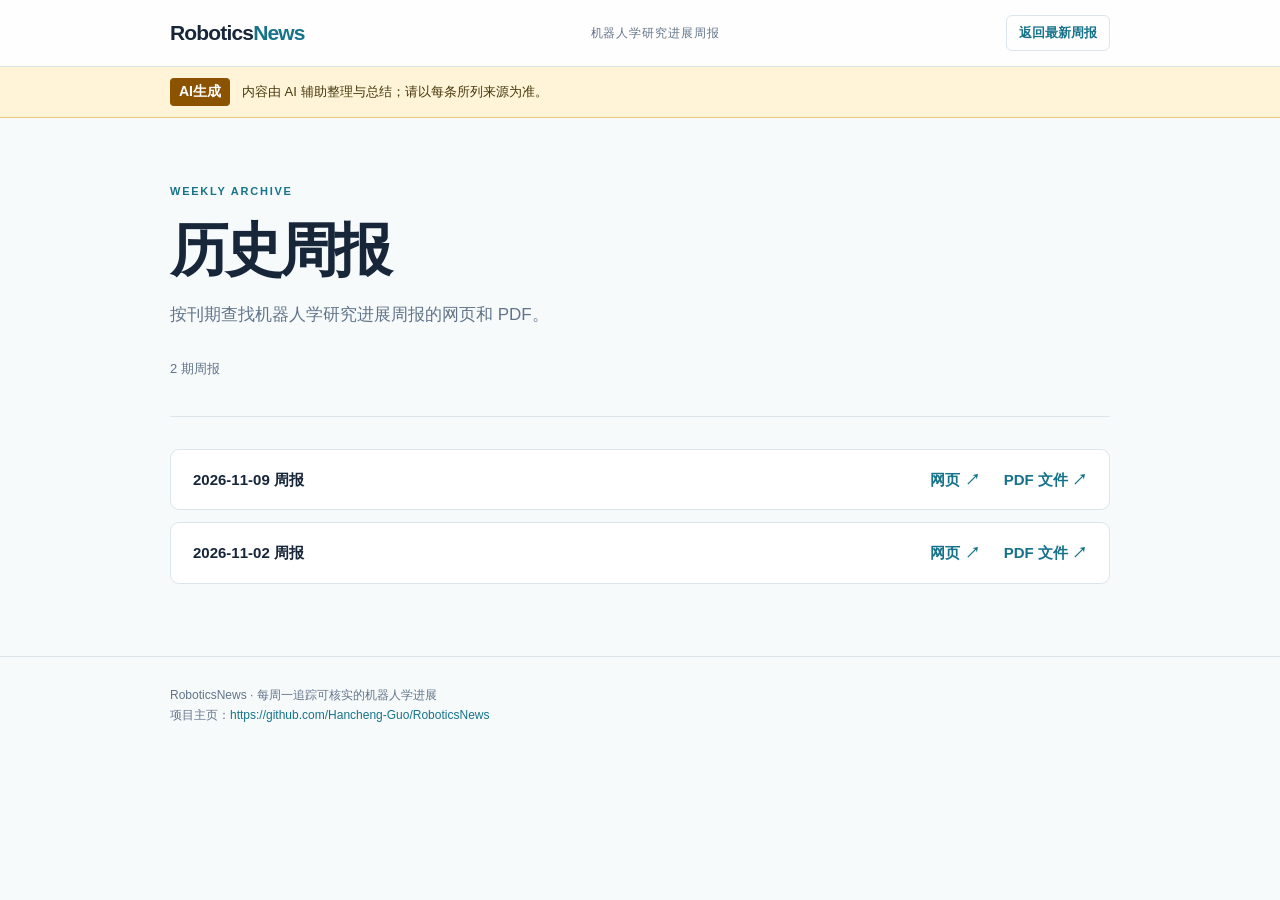
<file: site/archive.html>
<!doctype html><html lang="zh-CN"><head><meta charset="utf-8"><meta name="viewport" content="width=device-width, initial-scale=1"><meta name="description" content="机器人学研究进展周报：论文、技术和产业动态"><title>历史周报 · RoboticsNews</title><link rel="stylesheet" href="style.css"></head><body><header class="site-header"><div class="shell header-inner"><a class="brand" href="index.html">Robotics<span>News</span></a><span class="header-note">机器人学研究进展周报</span><nav aria-label="主导航"><a class="header-action" href="index.html">返回最新周报</a></nav></div></header><div class="ai-disclosure" role="note"><div class="shell"><strong>AI生成</strong><span>内容由 AI 辅助整理与总结；请以每条所列来源为准。</span></div></div><main class="shell"><section class="hero archive-hero"><div class="eyebrow">WEEKLY ARCHIVE</div><h1>历史周报</h1><p class="hero-sub">按刊期查找机器人学研究进展周报的网页和 PDF。</p><div class="hero-meta"><span>2 期周报</span></div></section><ul class="archive-list"><li class="archive-row"><span>2026-11-09 周报</span><div class="archive-links"><a href="https://hancheng-guo.github.io/RoboticsNews/digests/2026-11-09.html">网页 ↗</a><a href="https://hancheng-guo.github.io/RoboticsNews/digests/2026-11-09.pdf" target="_blank" rel="noopener noreferrer">PDF 文件 ↗</a></div></li><li class="archive-row"><span>2026-11-02 周报</span><div class="archive-links"><a href="https://hancheng-guo.github.io/RoboticsNews/digests/2026-11-02.html">网页 ↗</a><a href="https://hancheng-guo.github.io/RoboticsNews/digests/2026-11-02.pdf" target="_blank" rel="noopener noreferrer">PDF 文件 ↗</a></div></li></ul></main><footer class="site-footer"><div class="shell">RoboticsNews · 每周一追踪可核实的机器人学进展<br>项目主页：<a href="https://github.com/Hancheng-Guo/RoboticsNews" target="_blank" rel="noopener noreferrer">https://github.com/Hancheng-Guo/RoboticsNews</a></div></footer></body></html>
</file>
<file: site/style.css>
:root{color-scheme:light;--ink:#18263a;--muted:#627489;--accent:#16738a;--line:#dce5ea;--paper:#f7fafb;--white:#fff}
*{box-sizing:border-box}
html{scroll-behavior:smooth}
body{margin:0;background:var(--paper);color:var(--ink);font-family:Inter,"Noto Sans SC","Microsoft YaHei",-apple-system,BlinkMacSystemFont,"Segoe UI",sans-serif;line-height:1.7}
a{color:var(--accent);text-decoration:none}
a:hover{text-decoration:underline}
.shell{width:min(100% - 40px,940px);margin:auto}
.site-header{border-bottom:1px solid var(--line);background:rgba(255,255,255,.9)}
.header-inner{display:flex;align-items:center;justify-content:space-between;min-height:66px;gap:16px}
.brand{font-size:21px;font-weight:800;letter-spacing:-.04em;color:var(--ink)}
.brand span{color:var(--accent)}
.header-note{font-size:12px;color:var(--muted);letter-spacing:.08em}
.header-action{display:inline-block;border:1px solid var(--line);border-radius:6px;padding:6px 12px;font-size:13px;font-weight:700;white-space:nowrap}
.header-action:hover{border-color:var(--accent);background:#e8f4f5;text-decoration:none}
.ai-disclosure{background:#fff4d8;border-bottom:1px solid #e7c879;color:#47370c}
.ai-disclosure .shell{display:flex;align-items:center;gap:12px;padding-top:11px;padding-bottom:11px;font-size:13px}
.ai-disclosure strong{flex:none;background:#8b5200;color:#fff;border-radius:4px;padding:2px 9px;font-size:14px}
.hero{padding:64px 0 42px;border-bottom:1px solid var(--line)}
.home-hero{padding:96px 0 74px}
.eyebrow{font-size:11px;color:var(--accent);font-weight:800;letter-spacing:.16em}
h1{font-size:clamp(34px,6vw,58px);line-height:1.18;letter-spacing:-.055em;margin:16px 0}
h1 em{font-style:normal;color:var(--accent)}
.hero-sub{font-size:17px;color:var(--muted);max-width:680px;margin:0}
.hero-meta{display:flex;flex-wrap:wrap;align-items:center;gap:9px 22px;margin-top:28px;color:var(--muted);font-size:13px}
.hero-meta span+span:before{content:"·";margin-right:22px;color:#a8b8c2}
.pdf-link{background:var(--ink);color:white;border-radius:6px;padding:8px 14px;font-weight:700}
.pdf-link:hover{background:var(--accent);text-decoration:none}
.issue-note{margin:24px 0 0;color:var(--muted);font-size:13px}
.content-section{padding:40px 0 24px}
.section-title{display:flex;align-items:center;gap:12px;margin-bottom:20px}
.section-mark{width:4px;height:22px;background:var(--accent);border-radius:3px}
h2{font-size:23px;letter-spacing:-.025em;margin:0}
.section-count{color:var(--muted);font-size:13px;margin-left:auto}
.entries{display:grid;gap:16px}
.entry{position:relative;overflow:hidden;background:var(--white);border:1px solid var(--line);border-radius:9px;padding:25px 28px;box-shadow:0 2px 9px rgba(18,40,56,.025)}
.entry.featured{border-color:#e6c48f}
.featured-corner{position:absolute;right:0;top:0;width:42px;height:42px;background:#e88926;clip-path:polygon(0 0,100% 0,100% 100%)}
.entry.featured .tags{padding-right:29px}
.tags{display:flex;flex-wrap:wrap;gap:6px;margin-bottom:12px}
.tag{font-size:11px;color:#246b7b;background:#e8f4f5;border-radius:4px;padding:2px 8px}
.entry h3{font-size:20px;line-height:1.45;margin:0 0 4px;letter-spacing:-.02em}
.entry p{margin:9px 0;font-size:14px}
.entry .entry-en-title{font-size:13px;color:var(--muted);margin:0 0 16px}
.entry .entry-en{color:#4e6174}
.entry .limitations{color:#5b6673}
.entry h4{font-size:14px;color:var(--accent);margin:17px 0 5px}
.paper-affiliation{font-size:13px!important;color:#374c5f;overflow-wrap:anywhere}
.paper-abstract{border-left:3px solid var(--line);padding-left:15px;margin:18px 0}
.paper-abstract p{white-space:pre-wrap;line-height:1.75}
.entry-links{display:flex;flex-wrap:wrap;gap:18px;padding-top:12px;font-size:13px;font-weight:700}
.empty{padding:28px;color:var(--muted);background:white;border:1px dashed var(--line);border-radius:7px}
.archive-hero{padding-bottom:36px}
.archive-list{list-style:none;display:grid;gap:12px;padding:32px 0 8px;margin:0}
.archive-row{display:flex;align-items:center;justify-content:space-between;gap:16px;background:var(--white);border:1px solid var(--line);border-radius:9px;padding:17px 22px;font-size:15px}
.archive-row span{font-weight:700}
.archive-row a{font-weight:700;white-space:nowrap}
.archive-links{display:flex;align-items:center;flex-wrap:wrap;gap:10px 24px}
.archive-empty{margin-top:32px}
.site-footer{border-top:1px solid var(--line);margin-top:64px;padding:28px 0;color:var(--muted);font-size:12px}
.site-footer a{overflow-wrap:anywhere}
@media(max-width:640px){.shell{width:min(100% - 28px,940px)}.header-note{display:none}.header-action{font-size:12px;padding:5px 9px}.ai-disclosure .shell{align-items:flex-start}.hero{padding:48px 0 32px}.home-hero{padding:64px 0 52px}.hero-sub{font-size:15px}.hero-meta span+span:before{display:none}.entry{padding:20px}.entry h3{font-size:18px}.archive-row{padding:15px 16px;flex-wrap:wrap}}
</file>
